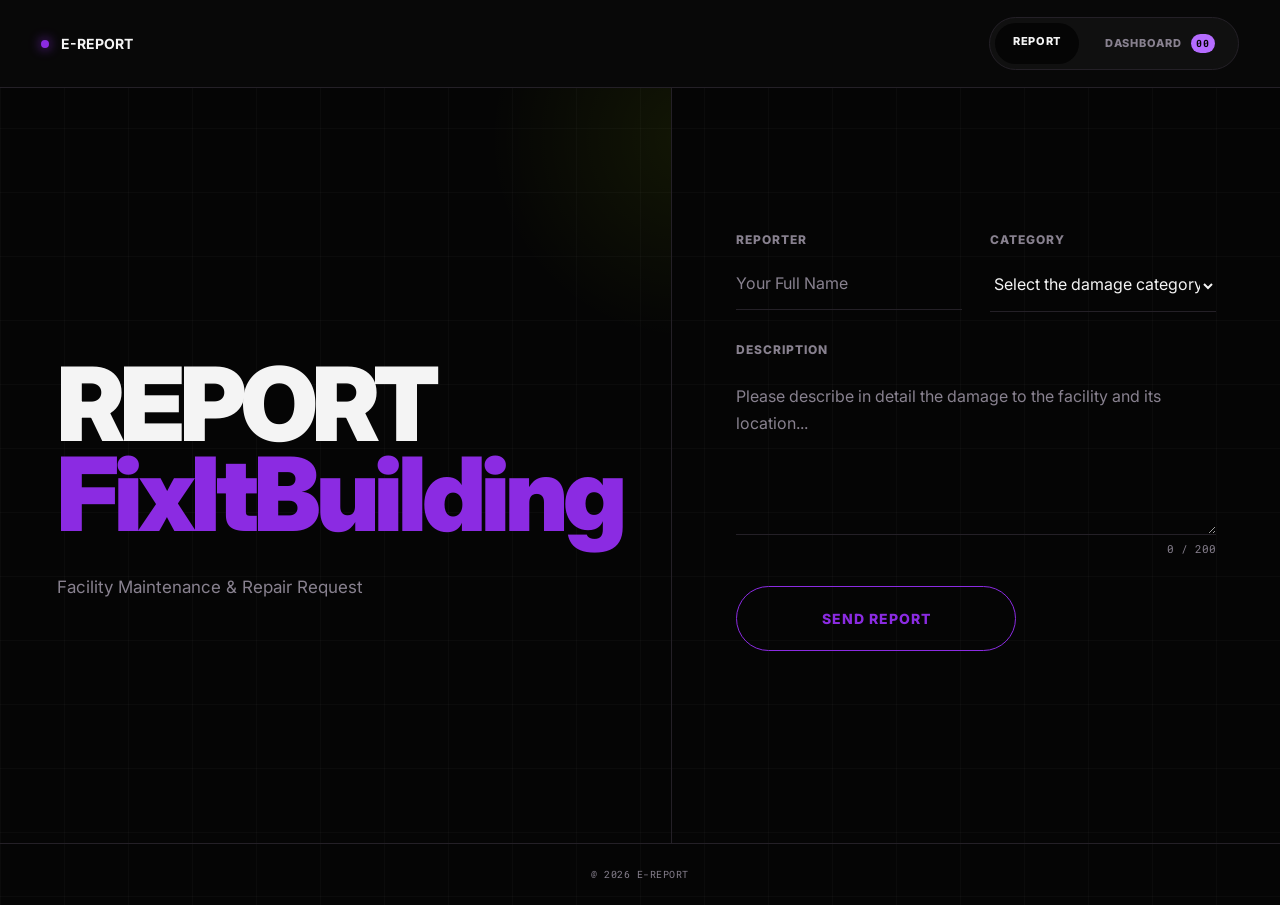
<file: index.html>
<!DOCTYPE html>
<html lang="en">

<head>
  <meta charset="UTF-8">
  <meta name="viewport" content="width=device-width, initial-scale=1.0">
  <meta name="description" content="E-REPORT school facility damage reporting system.">
  <title>E-REPORT</title>
  <link rel="preconnect" href="https://fonts.googleapis.com">
  <link rel="preconnect" href="https://fonts.gstatic.com" crossorigin>
  <link
    href="https://fonts.googleapis.com/css2?family=Inter:wght@400;500;600;700;800;900&family=Roboto+Mono:wght@400;500;600&display=swap"
    rel="stylesheet">
  <link rel="stylesheet" href="css/style.css">
</head>

<body>
  <header class="topbar">
    <a class="brand" href="index.html">
      <span class="brand-dot"></span>
      <strong>E-REPORT</strong>
    </a>

    <nav class="nav">
      <a class="nav-link active" href="index.html">REPORT</a>

      <a class="nav-link dashboard-link" href="dashboard.html">
        DASHBOARD
        <span class="nav-count" id="nav-count">00</span>
      </a>
    </nav>
  </header>

  <main class="report-layout">
    <section class="report-intro">
      <h1>REPORT<br><span>FixItBuilding</span></h1>
      <p class="intro-copy">Facility Maintenance & Repair Request
    </section>

    <section class="form-panel">
      <form id="facility-report-form" class="report-form" onsubmit="handleFormSubmit(event)">
        <div class="field">
          <label for="reporter">REPORTER</label>
          <input id="reporter" name="reporter" type="text" placeholder="Your Full Name" required maxlength="60">
        </div>
        <!-- <div class="field">
          <label for="class-name">CLASS / ROLE</label>
          <input id="input-reporter" name="reporter" type="text" placeholder="X RPL / Teacher" required maxlength="40">
        </div> -->
        <div class="field">
          <label for="category">CATEGORY</label>
          <select id="select-category" name="category" required>
            <option value="">Select the damage category</option>
            <option value="AC">AC</option>
            <option value="Computer">Computer</option>
            <option value="Furniture">Furniture</option>
            <option value="Sanitation">Sanitation</option>
            <option value="Electrical">Electrical</option>
            <option value="Other">Other</option>
          </select>
        </div>
        <!-- <div class="field">
          <label for="location">LOCATION</label>
          <input id="location" name="location" type="text" placeholder="Computer Lab 2" required maxlength="80">
        </div> -->
        <div class="field full">
          <label for="description">DESCRIPTION</label>
          <textarea id="textarea-description" name="description" rows="5" maxlength="200"
            placeholder="Please describe in detail the damage to the facility and its location..." required></textarea>
          <div class="char-count"><span id="char-count">0</span> / 200</div>
        </div>
        <button class="submit-button" type="submit">SEND REPORT</button>
        <p class="form-message" id="form-message" role="status" aria-live="polite"></p>
      </form>
    </section>

  </main>
  <footer class="footer">@ 2026 E-REPORT</footer>

  <!-- JS -->
  <script src="js/data.js" defer></script>
  <script src="js/app.js" defer></script>
</body>

</html>
</file>
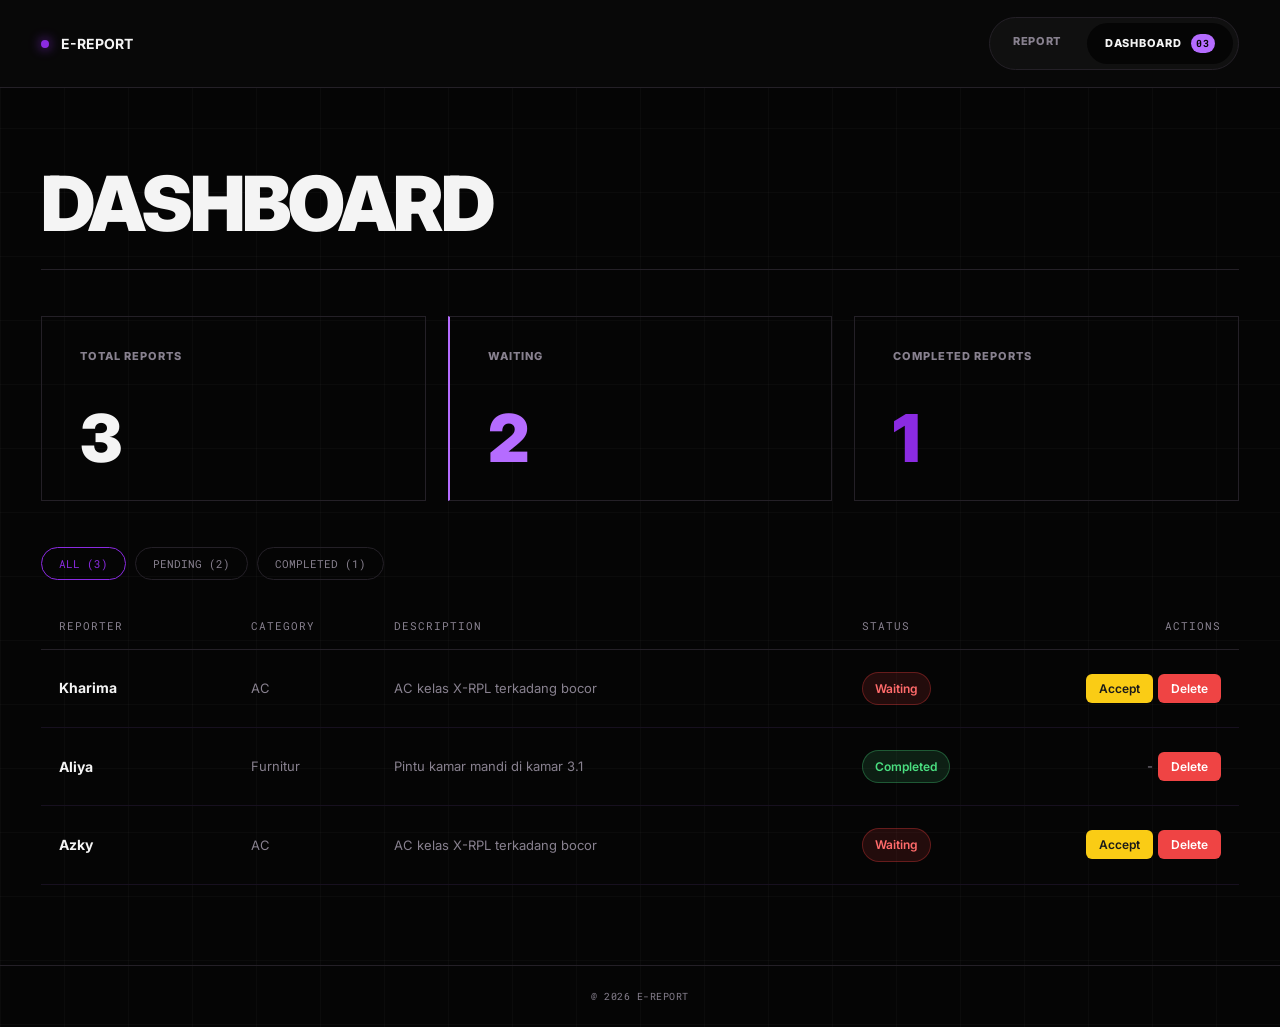
<file: dashboard.html>
<!DOCTYPE html>
<html lang="en">

<head>

  <meta charset="UTF-8">
  <meta name="viewport" content="width=device-width, initial-scale=1.0">
  <meta name="description" content="E-REPORT dashboard for monitoring school facility reports.">
  <title>E-REPORT | Dashboard</title>
  <link rel="preconnect" href="https://fonts.googleapis.com">
  <link rel="preconnect" href="https://fonts.gstatic.com" crossorigin>
  <link
    href="https://fonts.googleapis.com/css2?family=Inter:wght@400;500;600;700;800;900&family=Roboto+Mono:wght@400;500;600&display=swap"
    rel="stylesheet">
  <link rel="stylesheet" href="css/style.css">
</head>

<body>
  <header class="topbar">
    <a class="brand" href="index.html"><span class="brand-dot"></span><strong>E-REPORT</strong></a>
    <nav class="nav">
      <a class="nav-link" href="index.html">REPORT</a>
      <a class="nav-link active dashboard-link" href="dashboard.html">DASHBOARD <span class="nav-count"
          id="nav-count">00</span></a>
    </nav>
  </header>

  <main class="dashboard-page">
    <div class="dashboard-heading">
      <div>
        <h1 class="dashboard-title">DASHBOARD</h1>
      </div>
    </div>

    <section class="stats-grid" aria-label="Report statistics">
      <article class="stat-card">
        <p>TOTAL REPORTS</p><strong id="total-count">00</strong>
      </article>
      <article class="stat-card waiting-card">
        <p>WAITING</p><strong id="waiting-count">00</strong>
      </article>
      <article class="stat-card completed-card">
        <p>COMPLETED REPORTS</p><strong id="completed-count">00</strong>
      </article>
    </section>

    <div class="filter-row" role="group" aria-label="Filter reports">
      <button class="filter-button active" data-filter="all">ALL <span id="all-filter-count">(0)</span></button>
      <button class="filter-button" data-filter="waiting">PENDING <span id="pending-filter-count">(0)</span></button>
      <button class="filter-button" data-filter="completed">COMPLETED <span id="done-filter-count">(0)</span></button>
    </div>

    <div class="table-wrap">
      <table class="report-table">
        <thead>
          <tr>
            <th>REPORTER</th>
            <th>CATEGORY</th>
            <th>DESCRIPTION</th>
            <th>STATUS</th>
            <th>ACTIONS</th>
          </tr>
        </thead>

      <tbody id="reports-table-body"></tbody>
      <!-- <tr><td colspan="5" class="empty-state">No reports yet.</td></tr> -->

      </table>
    </div>
  </main>
  <footer class="footer">@ 2026 E-REPORT</footer>

  <!-- JS -->
  <script src="js/data.js" defer></script>
  <script src="js/app.js" defer></script>

</body>

</html>
</file>
<file: css/style.css>
/* reset global & settings */
* {
    box-sizing: border-box;
    margin: 0;
    padding: 0;
}

:root {
    --bg-dark: #050505;
    --bg-card: #101010;
    --bg-card-hover: #17101F;
    --text-main: #F4F4F4;
    --text-muted: #88818F;
    --border-color: #242027;
    --night-purple: #1C003A;
    --purple-main: #8B2BE2;
    --purple-light: #B56CFF;


    --bg: var(--bg-dark);
    --panel: var(--bg-card);
    --white: var(--text-main);
    --muted: var(--text-muted);
    --line: var(--border-color);

    --lime: var(--purple-main);
    --orange: var(--purple-light);
    --red: #ff3d4f;

    --mono: "Roboto Mono", monospace;
    --sans: "Inter", sans-serif;
}

html {
    min-height: 100%;
    background: var(--bg);
}

body {
    min-height: 100vh;
    color: var(--white);
    font-family: var(--sans);
    background-color: var(--bg);
    background-image:
        linear-gradient(rgba(255, 255, 255, .025) 1px, transparent 1px),
        linear-gradient(90deg, rgba(255, 255, 255, .025) 1px, transparent 1px);
    background-size: 64px 64px;
}

a {
    color: inherit;
    text-decoration: none;
}

button,
input,
select,
textarea {
    font: inherit;
}

.topbar {
    height: 88px;
    padding: 0 3.2%;
    display: flex;
    align-items: center;
    justify-content: space-between;
    border-bottom: 1px solid var(--line);
    background: rgba(9, 9, 9, .94);
    position: sticky;
    top: 0;
    z-index: 5;
    backdrop-filter: blur(14px);
}

.brand {
    display: flex;
    align-items: center;
    gap: 12px;
    font-size: 14px;
}

.brand-dot {
    width: 8px;
    height: 8px;
    border-radius: 50%;
    background: var(--lime);
    box-shadow: 0 0 12px var(--lime);
}

.brand-divider,
.brand-muted {
    font-family: var(--mono);
    color: var(--text-muted);
}

.nav {
    display: flex;
    gap: 8px;
    padding: 5px;
    border: 1px solid var(--border-color);
    border-radius: 40px;
    background: #101010;
}

.nav-link {
    padding: 11px 18px;
    border-radius: 30px;
    font-size: 11px;
    font-weight: 800;
    letter-spacing: .7px;
    color: var(--text-muted);
}
.nav-link.active {
    background: var(--bg-dark);
    color: var(--text-main);
}

.nav-count {
    display: inline-grid;
    place-items: center;
    margin-left: 7px;
    min-width: 24px;
    height: 19px;
    padding: 0 5px;
    border-radius: 20px;
    background: var(--orange);
    color: var(--bg-dark);
    font-family: var(--mono);
    font-size: 10px;
}

.report-layout {
    min-height: calc(100vh - 145px);
    display: grid;
    grid-template-columns: 1.05fr .95fr;
    max-width: 1600px;
    margin: auto;
}

.report-intro {
    padding: 80px 8.5%;
    display: flex;
    flex-direction: column;
    justify-content: center;
    border-right: 1px solid var(--line);
    position: relative;
    overflow: hidden;
}

.report-intro:after {
    content: "";
    position: absolute;
    width: 420px;
    height: 420px;
    right: -230px;
    top: -160px;
    background: radial-gradient(
        circle,
        rgba(198, 255, 0, .07),
        transparent 68%
    );
    pointer-events: none;
}

.eyebrow {
    font: 500 12px var(--mono);
    letter-spacing: 2px;
    color: var(--lime);
}

.report-intro h1 {
    font-size: clamp(65px, 8vw, 112px);
    font-weight: 900;
    line-height: .88;
    letter-spacing: -5px;
    margin: 32px 0;
}

.report-intro h1 span {
    color: var(--lime);
}

.intro-copy {
    max-width: 540px;
    color: var(--text-muted);
    font-size: 17px;
    line-height: 1.9;
}

.intro-note {
    display: flex;
    align-items: center;
    gap: 12px;
    margin-top: 60px;
    color: var(--text-muted);
    font: 10px var(--mono);
    letter-spacing: .8px;
}

.note-line {
    width: 28px;
    height: 1px;
    background: var(--lime);
}

.form-panel {
    padding: 54px clamp(30px, 5vw, 90px);
    display: flex;
    align-items: center;
}

.report-form {
    width: 100%;
    max-width: 700px;
    margin: auto;
    display: grid;
    grid-template-columns: 1fr 1fr;
    gap: 30px 28px;
}

.field {
    display: flex;
    flex-direction: column;
    gap: 14px;
    min-width: 0;
}

.field label {
    font-size: 12px;
    font-weight: 800;
    letter-spacing: 1px;
    color: var(--text-muted);
}

.field input,
.field select,
.field textarea {
    width: 100%;
    padding: 12px 0 16px;
    background: transparent;
    color: var(--white);
    border: 0;
    border-bottom: 1px solid var(--border-color);
    border-radius: 0;
    outline: none;
    font-size: 16px;
    transition: var(--border-color) .2s;
}

.field input::placeholder,
.field textarea::placeholder {
    color: var(--text-muted);
}

.field select {
    color: var(--text-main);
    appearance: auto;
}

.field select option {
    background: var(--bg-dark);
    color: var(--text-main);
}

.field textarea {
    resize: vertical;
    min-height: 115px;
    line-height: 1.7;
}

.field input:focus,
.field select:focus,
.field textarea:focus {
    border-color: var(--lime);
}

.field.full {
    grid-column: 1 / -1;
}

.char-count {
    text-align: right;
    color: var(--text-muted);
    font: 11px var(--mono);
    margin-top: -8px;
}

.submit-button {
    grid-column: 1 / -1;
    justify-self: start;
    min-width: 280px;
    padding: 23px 30px;
    border: 1px solid var(--lime);
    border-radius: 50px;
    background: transparent;
    color: var(--lime);
    font-size: 14px;
    font-weight: 800;
    letter-spacing: 1px;
    cursor: pointer;
    transition: .2s;
}

.submit-button span {
    font-size: 20px;
    margin-left: 18px;
}

.submit-button:hover {
    background: var(--lime);
    color: var(--bg-card);
}

.form-message {
    grid-column: 1 / -1;
    min-height: 18px;
    color: var(--lime);
    font-size: 13px;
}

.dashboard-page {
    max-width: 1600px;
    margin: auto;
    padding: 55px 3.2% 80px;
}

.dashboard-heading {
    display: flex;
    align-items: flex-end;
    justify-content: space-between;
    gap: 24px;
    padding-bottom: 28px;
    border-bottom: 1px solid var(--line);
}

.dashboard-title {
    font-size: clamp(44px, 6vw, 76px);
    font-weight: 900;
    letter-spacing: -3px;
    line-height: 1;
    margin-top: 22px;
}

.search-box input {
    width: 245px;
    padding: 12px 18px;
    border: 1px solid var(--border-color);
    border-radius: 30px;
    background: transparent;
    color: var(--text-main);
    outline: none;
    font-size: 13px;
}

.search-box input:focus {
    border-color: var(--lime);
}

.stats-grid {
    display: grid;
    grid-template-columns: repeat(3, 1fr);
    gap: 22px;
    margin: 46px 0;
}

.stat-card {
    min-height: 185px;
    padding: 32px 38px;
    border: 1px solid var(--line);
    display: flex;
    flex-direction: column;
    justify-content: space-between;
}

.stat-card p {
    font-size: 11px;
    font-weight: 800;
    letter-spacing: 1px;
    color: var(--text-muted);
}

.stat-card strong {
    font-size: 66px;
    line-height: .9;
    font-weight: 900;
    letter-spacing: -3px;
}

.waiting-card {
    border-left: 2px solid var(--orange);
}

.waiting-card strong {
    color: var(--orange);
}

.completed-card strong {
    color: var(--lime);
}

.filter-row {
    display: flex;
    gap: 9px;
    margin: 0 0 22px;
}

.filter-button {
    border: 1px solid var(--border-color);
    border-radius: 30px;
    background: transparent;
    color: var(--text-muted);
    padding: 8px 17px;
    font: 11px var(--mono);
    cursor: pointer;
}

.filter-button.active {
    border-color: var(--lime);
    color: var(--lime);
}


.table-wrap {
    width: 100%;
    overflow-x: auto;
}


.report-table {
    width: 100%;
    border-collapse: collapse;
    min-width: 780px;
    text-align: left;
}

.report-table th {
    padding: 16px 18px;
    border-bottom: 1px solid var(--border-color);
    color: var(--text-muted);
    font: 11px var(--mono);
    letter-spacing: 1px;
}

.report-table th:nth-child(1) {
    width: 16%;
}

.report-table th:nth-child(2) {
    width: 12%;
}

.report-table th:nth-child(3) {
    width: 39%;
}

.report-table th:nth-child(4) {
    width: 13%;
}

.report-table th:nth-child(5) {
    width: 20%;
    text-align: right;
}

.report-table td {
    padding: 22px 18px;
    border-bottom: 1px solid var(--bg-card-hover);
    color: var(--text-muted);
    font-size: 13px;
    line-height: 1.6;
}

.report-table td:first-child {
    color: var(--text-main);
    font-size: 14px;
    font-weight: 700;
}

.report-table td:first-child small {
    display: block;
    color: var(--text-muted);
    font-size: 11px;
    font-weight: 400;
}

.report-table td:last-child {
    text-align: right;
    white-space: nowrap;
}

.empty-state {
    text-align: center !important;
    padding: 50px !important;
    color: var(--text-muted) !important;
}

/* dashboar dstatus label */
.status {
    display: inline-block;
    padding: 5px 12px;
    border-radius: 20px;
    background: rgba(255, 121, 0, .12);
    color: var(--orange);
    font: 10px var(--mono);
}

.status.completed {
    background: rgba(198, 255, 0, .1);
    color: var(--lime);
}

/* dashboard active buttons */
.action-button {
    padding: 6px 13px;
    margin-left: 5px;
    border-radius: 20px;
    background: transparent;
    font: 10px var(--mono);
    cursor: pointer;
}

.complete-button {
    border: 1px solid var(--lime);
    color: var(--lime);
}

.delete-button {
    border: 1px solid var(--bg-card-hover);
    color: var(--red);
}

.action-button:hover {
    background: rgba(255, 255, 255, .07);
}

/* footer */
.footer {
    padding: 24px 3%;
    border-top: 1px solid var(--line);
    text-align: center;
    color: var(--text-muted);
    font: 10px var(--mono);
    letter-spacing: .5px;
}

.footer span {
    color: var(--lime);
    margin: 0 7px;
}

/* accessibility */
.sr-only {
    position: absolute;
    width: 1px;
    height: 1px;
    padding: 0;
    margin: -1px;
    overflow: hidden;
    clip: rect(0, 0, 0, 0);
    white-space: nowrap;
    border: 0;
}

/* status badge */
.status-badge {
    display: inline-block;
    padding: 6px 12px;
    border-radius: 20px;
    font-size: 12px;
    font-weight: 600;
    white-space: nowrap;
}

/* Merah = laporan masih menunggu */
.status-waiting {
    color: #ff6b6b;
    background-color: rgba(255, 65, 65, 0.12);
    border: 1px solid rgba(255, 65, 65, 0.3);
}

/* Kuning = laporan sudah diterima */
.status-accepted {
    color: #facc15;
    background-color: rgba(250, 204, 21, 0.12);
    border: 1px solid rgba(250, 204, 21, 0.3);
}

/* Hijau = laporan sudah selesai */
.status-completed {
    color: #4ade80;
    background-color: rgba(74, 222, 128, 0.12);
    border: 1px solid rgba(74, 222, 128, 0.3);
}

/* action button */
.action-button {
    padding: 7px 13px;
    border: none;
    border-radius: 6px;
    font-family: "Inter", sans-serif;
    font-size: 12px;
    font-weight: 600;
    cursor: pointer;
    transition: 0.2s ease;
}

/* Tombol Terima = kuning */
.accept-button {
    color: #1a1a1a;
    background-color: #facc15;
}

.accept-button:hover {
    background-color: #eab308;
    transform: translateY(-1px);
}

/* Tombol Selesaikan = hijau */
.complete-button {
    color: #052e16;
    background-color: #4ade80;
}

.complete-button:hover {
    background-color: #22c55e;
    transform: translateY(-1px);
}

/* Tombol Delete = merah */
.delete-button {
    color: #ffffff;
    background-color: #ef4444;
}

.delete-button:hover {
    background-color: #dc2626;
    transform: translateY(-1px);
}
</file>
